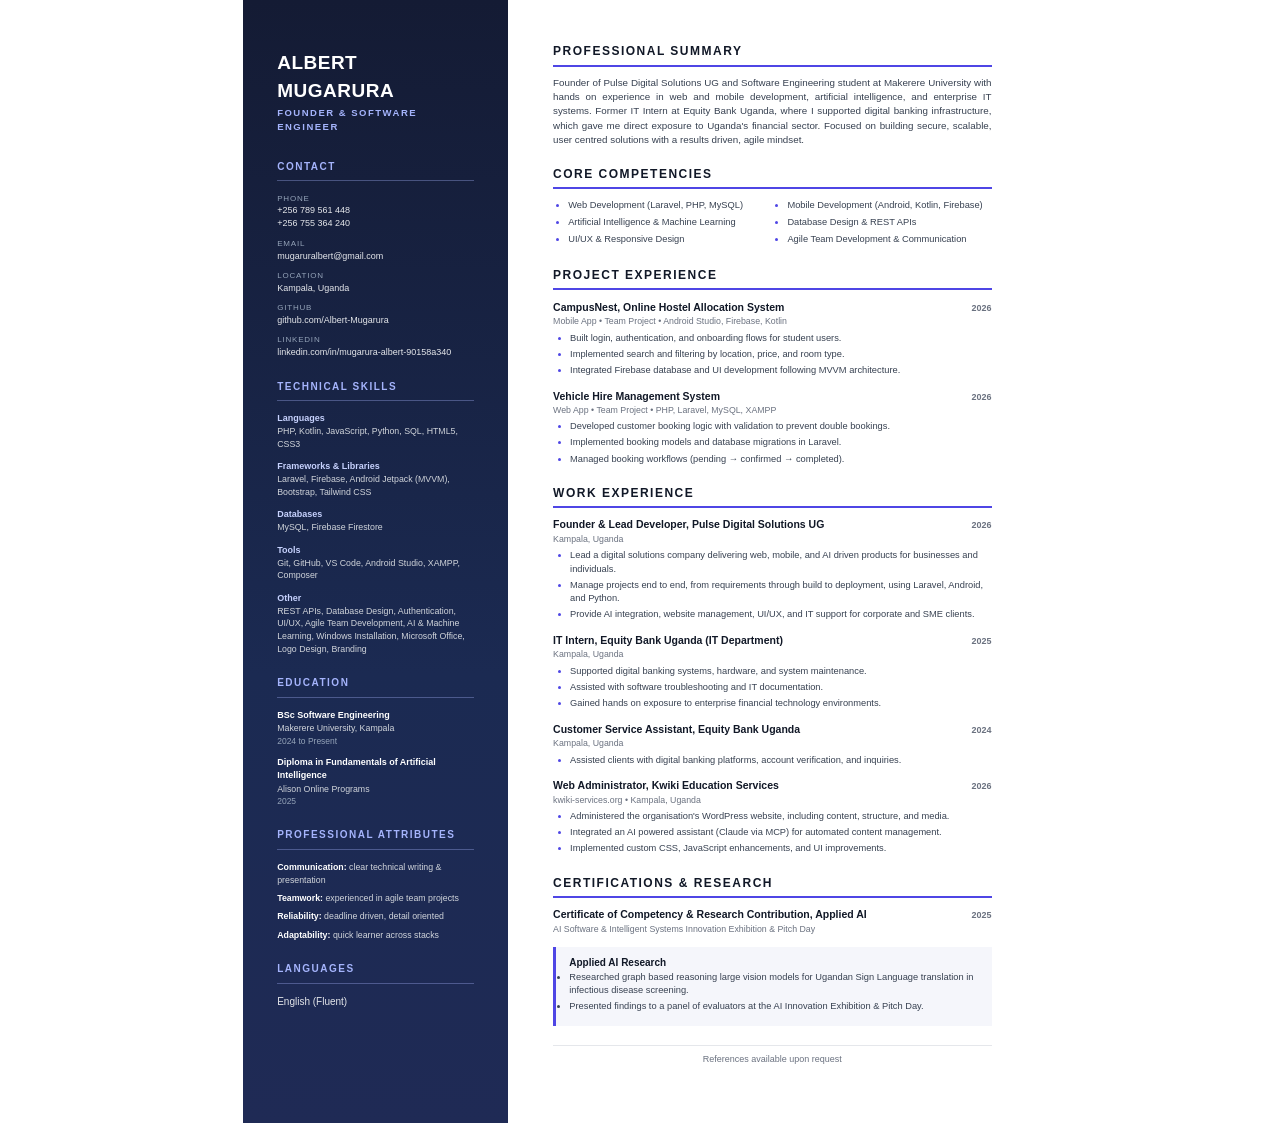
<file: cv.html>
﻿<!DOCTYPE html>
<html lang="en">
<head>
  <meta charset="UTF-8" />
  <title>Albert Mugarura, CV</title>
  <style>
    * {
      margin: 0;
      padding: 0;
      box-sizing: border-box;
    }

    :root {
      --accent: #4f46e5;
      --accent-2: #7c3aed;
      --dark: #111827;
      --muted: #6b7280;
      --light: #f5f6fb;
    }

    body {
      font-family: 'Segoe UI', Arial, Helvetica, sans-serif;
      color: #1f2937;
      font-size: 10px;
      line-height: 1.45;
    }

    .page {
      width: 210mm;
      min-height: 297mm;
      margin: 0 auto;
      display: grid;
      grid-template-columns: 70mm 140mm;
    }

    /* ---------- Sidebar ---------- */
    .sidebar {
      background: linear-gradient(180deg, #141b34 0%, #1b2a52 60%, #1f2a55 100%);
      color: #e5e7eb;
      padding: 13mm 9mm;
    }

    .sidebar .name {
      font-size: 19px;
      font-weight: 700;
      letter-spacing: 0.5px;
      color: #ffffff;
      margin-bottom: 2px;
    }

    .sidebar .role {
      font-size: 9.5px;
      color: #a5b4fc;
      font-weight: 600;
      text-transform: uppercase;
      letter-spacing: 1.5px;
      margin-bottom: 7mm;
    }

    .sidebar-section {
      margin-bottom: 5.5mm;
    }

    .sidebar-section h2 {
      font-size: 10px;
      text-transform: uppercase;
      letter-spacing: 1.5px;
      color: #a5b4fc;
      border-bottom: 1px solid rgba(165, 180, 252, 0.35);
      padding-bottom: 1.5mm;
      margin-bottom: 3mm;
      font-weight: 700;
    }

    .contact-item {
      margin-bottom: 2mm;
    }

    .contact-item .label {
      font-size: 8px;
      text-transform: uppercase;
      letter-spacing: 0.8px;
      color: #94a3b8;
    }

    .contact-item .value {
      font-size: 9px;
      color: #e5e7eb;
      word-break: break-all;
    }

    .skill-group {
      margin-bottom: 2.5mm;
    }

    .skill-group .skill-cat {
      font-size: 9px;
      font-weight: 700;
      color: #c7d2fe;
    }

    .skill-group .skill-items {
      font-size: 8.8px;
      color: #d1d5db;
    }

    .edu-item {
      margin-bottom: 2.5mm;
    }

    .edu-item .edu-degree {
      font-size: 9px;
      font-weight: 700;
      color: #ffffff;
    }

    .edu-item .edu-school {
      font-size: 8.8px;
      color: #d1d5db;
    }

    .edu-item .edu-date {
      font-size: 8.5px;
      color: #94a3b8;
    }

    .attr-item {
      font-size: 8.8px;
      color: #d1d5db;
      margin-bottom: 1.5mm;
    }

    .attr-item strong {
      color: #ffffff;
      font-weight: 600;
    }

    /* ---------- Main ---------- */
    .main {
      padding: 11.5mm 12mm;
    }

    .main-section {
      margin-bottom: 5mm;
    }

    .main-section h2 {
      font-size: 12px;
      text-transform: uppercase;
      letter-spacing: 1.5px;
      color: var(--dark);
      border-bottom: 2px solid var(--accent);
      padding-bottom: 1mm;
      margin-bottom: 2.5mm;
      font-weight: 700;
    }

    .profile-text {
      font-size: 9.8px;
      color: #374151;
      text-align: justify;
    }

    .competencies {
      display: grid;
      grid-template-columns: 1fr 1fr;
      gap: 0.5mm 4mm;
      padding-left: 4mm;
    }

    .competencies li {
      font-size: 9.3px;
      color: #374151;
      margin-bottom: 0.5mm;
    }

    .competencies li::marker {
      color: var(--accent);
    }

    .entry {
      margin-bottom: 3mm;
    }

    .entry-header {
      display: flex;
      justify-content: space-between;
      align-items: baseline;
      gap: 4mm;
    }

    .entry-title {
      font-size: 10.5px;
      font-weight: 700;
      color: #111827;
    }

    .entry-date {
      font-size: 9px;
      font-weight: 600;
      color: var(--muted);
      white-space: nowrap;
    }

    .entry-meta {
      font-size: 8.8px;
      color: var(--muted);
      margin-bottom: 1mm;
    }

    .entry ul {
      padding-left: 4.5mm;
      margin-top: 0.8mm;
    }

    .entry li {
      font-size: 9.3px;
      color: #374151;
      margin-bottom: 0.7mm;
    }

    .entry li::marker {
      color: var(--accent);
    }

    .research-entry {
      background: var(--light);
      border-left: 3px solid var(--accent);
      padding: 2.5mm 3.5mm;
      margin-top: 2mm;
    }

    .research-entry .entry-title {
      font-size: 10px;
    }

    .research-entry li {
      font-size: 9.3px;
      color: #374151;
      margin-bottom: 0.7mm;
    }

    .cert-list {
      list-style: none;
      padding: 0;
    }

    .cert-list li {
      font-size: 9.3px;
      color: #374151;
      padding-left: 4mm;
      position: relative;
      margin-bottom: 1.5mm;
    }

    .cert-list li::before {
      content: '▸';
      position: absolute;
      left: 0;
      color: var(--accent);
    }

    .references {
      font-size: 9px;
      color: var(--muted);
      text-align: center;
      margin-top: 3mm;
      border-top: 1px solid #e5e7eb;
      padding-top: 2mm;
    }

    @media print {
      body {
        margin: 0;
      }
      .page {
        margin: 0;
      }
      @page {
        size: A4;
        margin: 0;
      }
    }
  </style>
</head>
<body>
  <div class="page">
    <!-- Sidebar -->
    <aside class="sidebar">
      <div>
        <div class="name">ALBERT MUGARURA</div>
        <div class="role">Founder &amp; Software Engineer</div>
      </div>

      <div class="sidebar-section">
        <h2>Contact</h2>
        <div class="contact-item">
          <div class="label">Phone</div>
          <div class="value">+256 789 561 448<br />+256 755 364 240</div>
        </div>
        <div class="contact-item">
          <div class="label">Email</div>
          <div class="value">mugaruralbert@gmail.com</div>
        </div>
        <div class="contact-item">
          <div class="label">Location</div>
          <div class="value">Kampala, Uganda</div>
        </div>
        <div class="contact-item">
          <div class="label">GitHub</div>
          <div class="value">github.com/Albert-Mugarura</div>
        </div>
        <div class="contact-item">
          <div class="label">LinkedIn</div>
          <div class="value">linkedin.com/in/mugarura-albert-90158a340</div>
        </div>
      </div>

      <div class="sidebar-section">
        <h2>Technical Skills</h2>
        <div class="skill-group">
          <div class="skill-cat">Languages</div>
          <div class="skill-items">PHP, Kotlin, JavaScript, Python, SQL, HTML5, CSS3</div>
        </div>
        <div class="skill-group">
          <div class="skill-cat">Frameworks &amp; Libraries</div>
          <div class="skill-items">Laravel, Firebase, Android Jetpack (MVVM), Bootstrap, Tailwind CSS</div>
        </div>
        <div class="skill-group">
          <div class="skill-cat">Databases</div>
          <div class="skill-items">MySQL, Firebase Firestore</div>
        </div>
        <div class="skill-group">
          <div class="skill-cat">Tools</div>
          <div class="skill-items">Git, GitHub, VS Code, Android Studio, XAMPP, Composer</div>
        </div>
        <div class="skill-group">
          <div class="skill-cat">Other</div>
          <div class="skill-items">REST APIs, Database Design, Authentication, UI/UX, Agile Team Development, AI &amp; Machine Learning, Windows Installation, Microsoft Office, Logo Design, Branding</div>
        </div>
      </div>

      <div class="sidebar-section">
        <h2>Education</h2>
        <div class="edu-item">
          <div class="edu-degree">BSc Software Engineering</div>
          <div class="edu-school">Makerere University, Kampala</div>
          <div class="edu-date">2024 to Present</div>
        </div>
        <div class="edu-item">
          <div class="edu-degree">Diploma in Fundamentals of Artificial Intelligence</div>
          <div class="edu-school">Alison Online Programs</div>
          <div class="edu-date">2025</div>
        </div>
      </div>

      <div class="sidebar-section">
        <h2>Professional Attributes</h2>
        <div class="attr-item"><strong>Communication:</strong> clear technical writing &amp; presentation</div>
        <div class="attr-item"><strong>Teamwork:</strong> experienced in agile team projects</div>
        <div class="attr-item"><strong>Reliability:</strong> deadline driven, detail oriented</div>
        <div class="attr-item"><strong>Adaptability:</strong> quick learner across stacks</div>
      </div>

      <div class="sidebar-section">
        <h2>Languages</h2>
        <div class="skill-items">English (Fluent)</div>
      </div>
    </aside>

    <!-- Main -->
    <main class="main">
      <div class="main-section">
        <h2>Professional Summary</h2>
        <p class="profile-text">
          Founder of Pulse Digital Solutions UG and Software Engineering student at Makerere University with hands on
          experience in web and mobile development, artificial intelligence, and enterprise IT systems. Former IT Intern
          at Equity Bank Uganda, where I supported digital banking infrastructure, which gave me direct exposure to
          Uganda's financial sector. Focused on building secure, scalable, user centred solutions with a results driven,
          agile mindset.
        </p>
      </div>

      <div class="main-section">
        <h2>Core Competencies</h2>
        <ul class="competencies">
          <li>Web Development (Laravel, PHP, MySQL)</li>
          <li>Mobile Development (Android, Kotlin, Firebase)</li>
          <li>Artificial Intelligence &amp; Machine Learning</li>
          <li>Database Design &amp; REST APIs</li>
          <li>UI/UX &amp; Responsive Design</li>
          <li>Agile Team Development &amp; Communication</li>
        </ul>
      </div>

      <div class="main-section">
        <h2>Project Experience</h2>

        <div class="entry">
          <div class="entry-header">
            <span class="entry-title">CampusNest, Online Hostel Allocation System</span>
            <span class="entry-date">2026</span>
          </div>
          <div class="entry-meta">Mobile App &bull; Team Project &bull; Android Studio, Firebase, Kotlin</div>
          <ul>
            <li>Built login, authentication, and onboarding flows for student users.</li>
            <li>Implemented search and filtering by location, price, and room type.</li>
            <li>Integrated Firebase database and UI development following MVVM architecture.</li>
          </ul>
        </div>

        <div class="entry">
          <div class="entry-header">
            <span class="entry-title">Vehicle Hire Management System</span>
            <span class="entry-date">2026</span>
          </div>
          <div class="entry-meta">Web App &bull; Team Project &bull; PHP, Laravel, MySQL, XAMPP</div>
          <ul>
            <li>Developed customer booking logic with validation to prevent double bookings.</li>
            <li>Implemented booking models and database migrations in Laravel.</li>
            <li>Managed booking workflows (pending &rarr; confirmed &rarr; completed).</li>
          </ul>
        </div>
      </div>

      <div class="main-section">
        <h2>Work Experience</h2>

        <div class="entry">
          <div class="entry-header">
            <span class="entry-title">Founder &amp; Lead Developer, Pulse Digital Solutions UG</span>
            <span class="entry-date">2026</span>
          </div>
          <div class="entry-meta">Kampala, Uganda</div>
          <ul>
            <li>Lead a digital solutions company delivering web, mobile, and AI driven products for businesses and individuals.</li>
            <li>Manage projects end to end, from requirements through build to deployment, using Laravel, Android, and Python.</li>
            <li>Provide AI integration, website management, UI/UX, and IT support for corporate and SME clients.</li>
          </ul>
        </div>

        <div class="entry">
          <div class="entry-header">
            <span class="entry-title">IT Intern, Equity Bank Uganda (IT Department)</span>
            <span class="entry-date">2025</span>
          </div>
          <div class="entry-meta">Kampala, Uganda</div>
          <ul>
            <li>Supported digital banking systems, hardware, and system maintenance.</li>
            <li>Assisted with software troubleshooting and IT documentation.</li>
            <li>Gained hands on exposure to enterprise financial technology environments.</li>
          </ul>
        </div>

        <div class="entry">
          <div class="entry-header">
            <span class="entry-title">Customer Service Assistant, Equity Bank Uganda</span>
            <span class="entry-date">2024</span>
          </div>
          <div class="entry-meta">Kampala, Uganda</div>
          <ul>
            <li>Assisted clients with digital banking platforms, account verification, and inquiries.</li>
          </ul>
        </div>

        <div class="entry">
          <div class="entry-header">
            <span class="entry-title">Web Administrator, Kwiki Education Services</span>
            <span class="entry-date">2026</span>
          </div>
          <div class="entry-meta">kwiki-services.org &bull; Kampala, Uganda</div>
          <ul>
            <li>Administered the organisation's WordPress website, including content, structure, and media.</li>
            <li>Integrated an AI powered assistant (Claude via MCP) for automated content management.</li>
            <li>Implemented custom CSS, JavaScript enhancements, and UI improvements.</li>
          </ul>
        </div>
      </div>

      <div class="main-section">
        <h2>Certifications &amp; Research</h2>
        <div class="entry">
          <div class="entry-header">
            <span class="entry-title">Certificate of Competency &amp; Research Contribution, Applied AI</span>
            <span class="entry-date">2025</span>
          </div>
          <div class="entry-meta">AI Software &amp; Intelligent Systems Innovation Exhibition &amp; Pitch Day</div>
        </div>
        <div class="research-entry">
          <div class="entry-title">Applied AI Research</div>
          <ul>
            <li>Researched graph based reasoning large vision models for Ugandan Sign Language translation in infectious disease screening.</li>
            <li>Presented findings to a panel of evaluators at the AI Innovation Exhibition &amp; Pitch Day.</li>
          </ul>
        </div>
      </div>

      <div class="references">References available upon request</div>
    </main>
  </div>
</body>
</html>
</file>
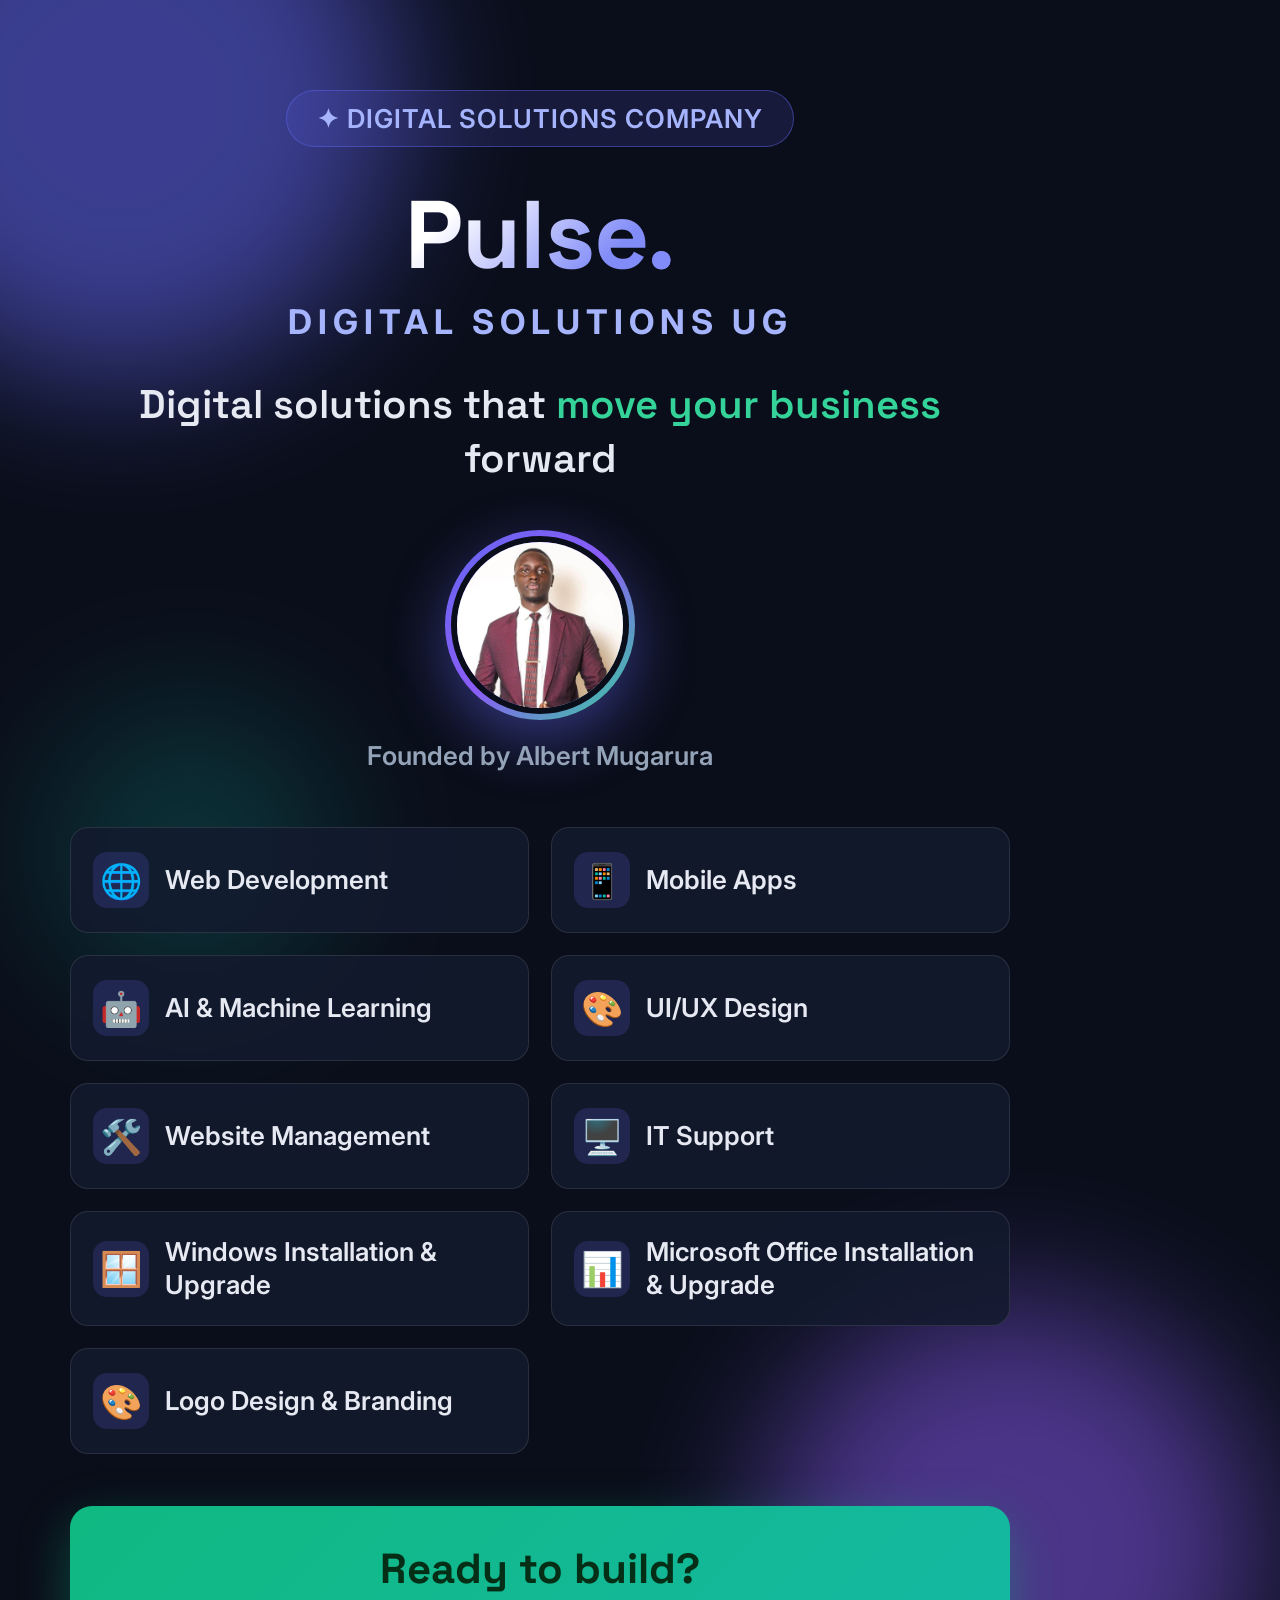
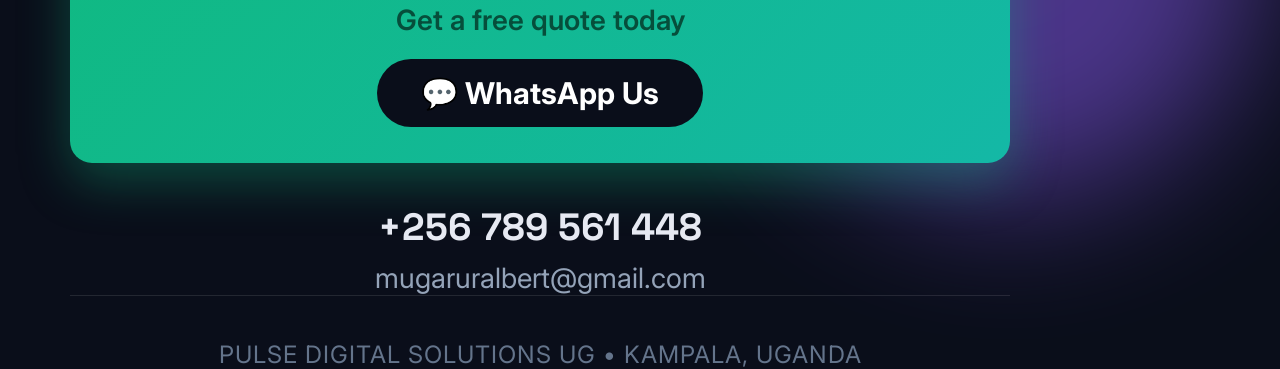
<file: flyer.html>
﻿<!DOCTYPE html>
<html lang="en">
<head>
  <meta charset="UTF-8" />
  <title>Pulse Digital Solutions, WhatsApp Flyer</title>
  <link rel="preconnect" href="https://fonts.googleapis.com" />
  <link rel="preconnect" href="https://fonts.gstatic.com" crossorigin />
  <link href="https://fonts.googleapis.com/css2?family=Inter:wght@400;600;700;800&family=Space+Grotesk:wght@500;600;700&display=swap" rel="stylesheet" />
  <style>
    * {
      margin: 0;
      padding: 0;
      box-sizing: border-box;
    }

    body {
      font-family: 'Inter', Arial, sans-serif;
      background: #0a0e1a;
      color: #e6e9f2;
      width: 1080px;
      height: 1920px;
      overflow: hidden;
      position: relative;
    }

    /* background orbs */
    .orb {
      position: absolute;
      border-radius: 50%;
      filter: blur(70px);
      z-index: 0;
    }

    .orb-1 {
      width: 560px;
      height: 560px;
      background: #6366f1;
      top: -180px;
      left: -160px;
      opacity: 0.55;
    }

    .orb-2 {
      width: 500px;
      height: 500px;
      background: #8b5cf6;
      bottom: 120px;
      right: -180px;
      opacity: 0.5;
    }

    .orb-3 {
      width: 300px;
      height: 300px;
      background: #14b8a6;
      top: 700px;
      left: 40px;
      opacity: 0.2;
    }

    .content {
      position: relative;
      z-index: 1;
      height: 100%;
      padding: 90px 70px 70px;
      display: flex;
      flex-direction: column;
      align-items: center;
    }

    .badge {
      display: inline-flex;
      align-items: center;
      gap: 10px;
      background: rgba(99, 102, 241, 0.15);
      border: 1px solid rgba(99, 102, 241, 0.45);
      color: #a5b4fc;
      font-size: 26px;
      font-weight: 600;
      letter-spacing: 1px;
      padding: 12px 30px;
      border-radius: 60px;
      text-transform: uppercase;
    }

    .logo {
      font-family: 'Space Grotesk', sans-serif;
      font-size: 96px;
      font-weight: 700;
      letter-spacing: -1px;
      margin-top: 40px;
      background: linear-gradient(135deg, #ffffff 20%, #818cf8 75%);
      -webkit-background-clip: text;
      background-clip: text;
      -webkit-text-fill-color: transparent;
      text-align: center;
      line-height: 1;
    }

    .logo .dot {
      color: #818cf8;
      -webkit-text-fill-color: #818cf8;
    }

    .company-name {
      font-size: 34px;
      font-weight: 700;
      letter-spacing: 6px;
      color: #a5b4fc;
      margin-top: 18px;
      text-align: center;
    }

    .tagline {
      font-family: 'Space Grotesk', sans-serif;
      font-size: 40px;
      font-weight: 600;
      color: #e6e9f2;
      margin-top: 36px;
      text-align: center;
      line-height: 1.35;
      max-width: 860px;
    }

    .tagline span {
      color: #34d399;
    }

    .avatar {
      width: 190px;
      height: 190px;
      border-radius: 50%;
      padding: 6px;
      background: linear-gradient(135deg, #6366f1, #8b5cf6, #34d399);
      margin-top: 44px;
      box-shadow: 0 20px 60px rgba(99, 102, 241, 0.45);
    }

    .avatar img {
      width: 100%;
      height: 100%;
      border-radius: 50%;
      border: 6px solid #0a0e1a;
      object-fit: cover;
      display: block;
    }

    .founder-label {
      font-size: 26px;
      color: #94a3b8;
      margin-top: 20px;
      font-weight: 600;
    }

    .services {
      display: grid;
      grid-template-columns: 1fr 1fr;
      gap: 22px;
      margin-top: 56px;
      width: 100%;
    }

    .service {
      display: flex;
      align-items: center;
      gap: 16px;
      background: rgba(19, 26, 46, 0.85);
      border: 1px solid rgba(255, 255, 255, 0.1);
      border-radius: 18px;
      padding: 24px 22px;
    }

    .service .icon {
      font-size: 34px;
      width: 56px;
      height: 56px;
      display: flex;
      align-items: center;
      justify-content: center;
      background: rgba(99, 102, 241, 0.18);
      border-radius: 14px;
      flex-shrink: 0;
    }

    .service .name {
      font-size: 26px;
      font-weight: 600;
      color: #e6e9f2;
      line-height: 1.25;
    }

    .cta {
      margin-top: 52px;
      width: 100%;
      background: linear-gradient(135deg, #10b981, #14b8a6);
      border-radius: 22px;
      padding: 36px 30px;
      text-align: center;
      box-shadow: 0 18px 50px rgba(16, 185, 129, 0.35);
    }

    .cta .heading {
      font-family: 'Space Grotesk', sans-serif;
      font-size: 42px;
      font-weight: 700;
      color: #052e16;
    }

    .cta .sub {
      font-size: 28px;
      color: #064e3b;
      font-weight: 600;
      margin-top: 8px;
    }

    .cta .wa {
      display: inline-block;
      margin-top: 22px;
      background: #0a0e1a;
      color: #ffffff;
      font-size: 30px;
      font-weight: 700;
      padding: 16px 44px;
      border-radius: 60px;
      text-decoration: none;
    }

    .contacts {
      margin-top: 40px;
      text-align: center;
    }

    .contacts .phone {
      font-family: 'Space Grotesk', sans-serif;
      font-size: 38px;
      font-weight: 700;
      color: #e6e9f2;
    }

    .contacts .email {
      font-size: 28px;
      color: #94a3b8;
      margin-top: 10px;
    }

    .footer {
      margin-top: auto;
      padding-top: 44px;
      text-align: center;
      border-top: 1px solid rgba(255, 255, 255, 0.1);
      width: 100%;
    }

    .footer p {
      font-size: 24px;
      color: #64748b;
      letter-spacing: 1px;
    }
  </style>
</head>
<body>
  <div class="orb orb-1"></div>
  <div class="orb orb-2"></div>
  <div class="orb orb-3"></div>

  <div class="content">
    <span class="badge">✦ Digital Solutions Company</span>

    <div class="logo">Pulse<span class="dot">.</span></div>
    <div class="company-name">DIGITAL SOLUTIONS UG</div>

    <p class="tagline">Digital solutions that <span>move your business</span> forward</p>

    <div class="avatar">
      <img src="profile.jpeg" alt="Albert Mugarura" />
    </div>
    <div class="founder-label">Founded by Albert Mugarura</div>

    <div class="services">
      <div class="service"><span class="icon">🌐</span><span class="name">Web Development</span></div>
      <div class="service"><span class="icon">📱</span><span class="name">Mobile Apps</span></div>
      <div class="service"><span class="icon">🤖</span><span class="name">AI &amp; Machine Learning</span></div>
      <div class="service"><span class="icon">🎨</span><span class="name">UI/UX Design</span></div>
      <div class="service"><span class="icon">🛠️</span><span class="name">Website Management</span></div>
      <div class="service"><span class="icon">🖥️</span><span class="name">IT Support</span></div>
      <div class="service"><span class="icon">🪟</span><span class="name">Windows Installation &amp; Upgrade</span></div>
      <div class="service"><span class="icon">📊</span><span class="name">Microsoft Office Installation &amp; Upgrade</span></div>
      <div class="service"><span class="icon">🎨</span><span class="name">Logo Design &amp; Branding</span></div>
    </div>

    <div class="cta">
      <div class="heading">Ready to build?</div>
      <div class="sub">Get a free quote today</div>
      <a class="wa" href="https://wa.me/256789561448">💬 WhatsApp Us</a>
    </div>

    <div class="contacts">
      <div class="phone">+256 789 561 448</div>
      <div class="email">mugaruralbert@gmail.com</div>
    </div>

    <div class="footer">
      <p>PULSE DIGITAL SOLUTIONS UG &bull; KAMPALA, UGANDA</p>
    </div>
  </div>
</body>
</html>
</file>
